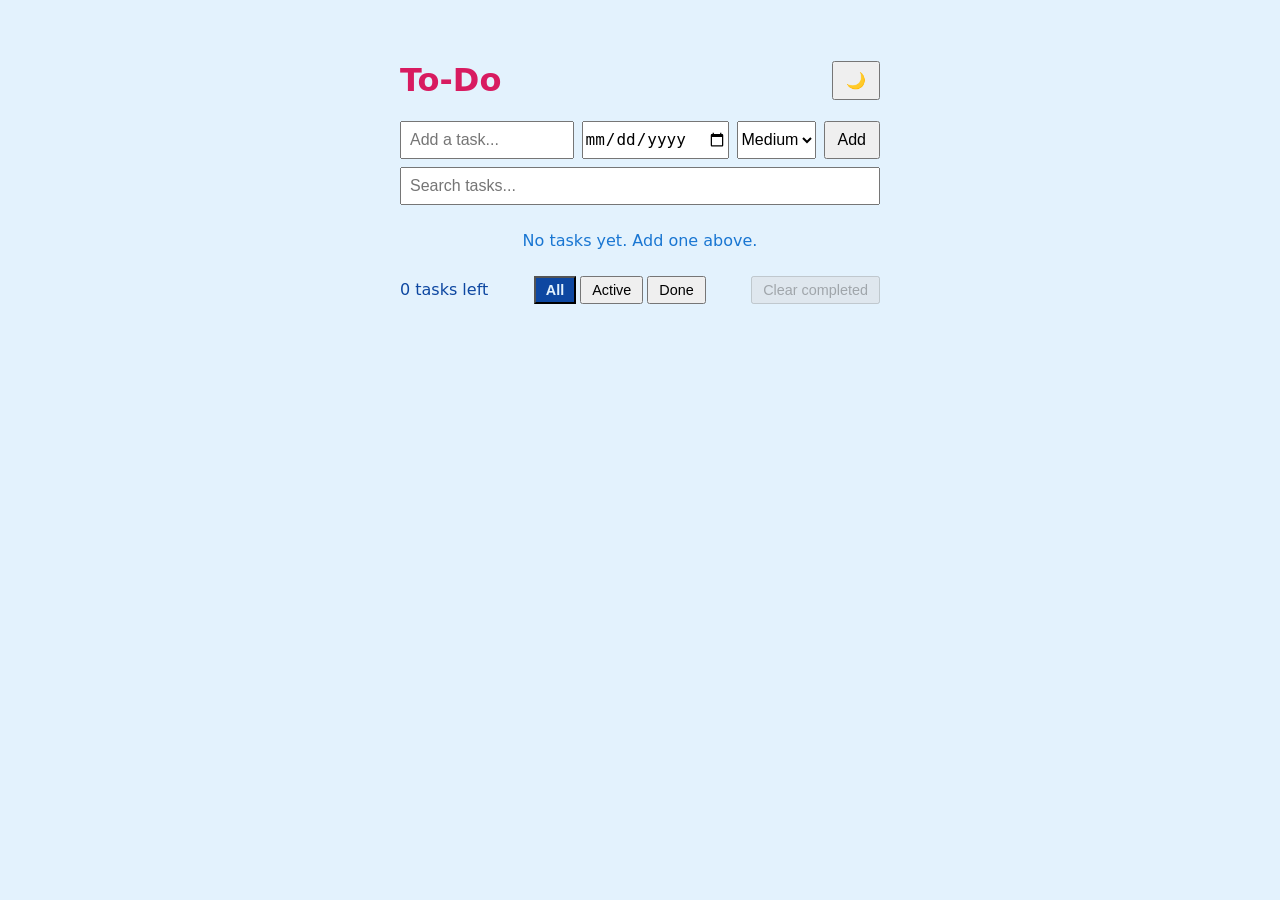
<file: index.html>
<!DOCTYPE html>
<html lang="en">
<head>
  <meta charset="UTF-8">
  <meta name="viewport" content="width=device-width, initial-scale=1">
  <title>To-Do</title>
  <link rel="stylesheet" href="style.css">
</head>
<body>
  <main>
    <header>
      <h1>To-Do</h1>
      <button id="theme-toggle" type="button" aria-label="Switch to dark mode" title="Switch to dark mode">🌙</button>
    </header>
    <form id="add-form">
      <input id="new-task" type="text" placeholder="Add a task..." autocomplete="off" aria-label="New task">
      <input id="new-due-date" type="date" aria-label="Due date">
      <select id="new-priority" aria-label="Priority">
        <option value="high">High</option>
        <option value="medium" selected>Medium</option>
        <option value="low">Low</option>
      </select>
      <button type="submit">Add</button>
    </form>
    <input id="search" type="search" placeholder="Search tasks..." autocomplete="off" aria-label="Search tasks">
    <ul id="task-list"></ul>
    <footer id="task-footer">
      <span id="counter"></span>
      <div id="filters" role="group" aria-label="Filter tasks">
        <button type="button" data-filter="all" aria-pressed="true">All</button>
        <button type="button" data-filter="active" aria-pressed="false">Active</button>
        <button type="button" data-filter="done" aria-pressed="false">Done</button>
      </div>
      <button id="clear-done" type="button">Clear completed</button>
    </footer>
  </main>
  <div id="undo-bar" hidden>
    <span id="undo-message"></span>
    <button id="undo-button" type="button">Undo</button>
  </div>
  <script src="app.js"></script>
</body>
</html>
</file>
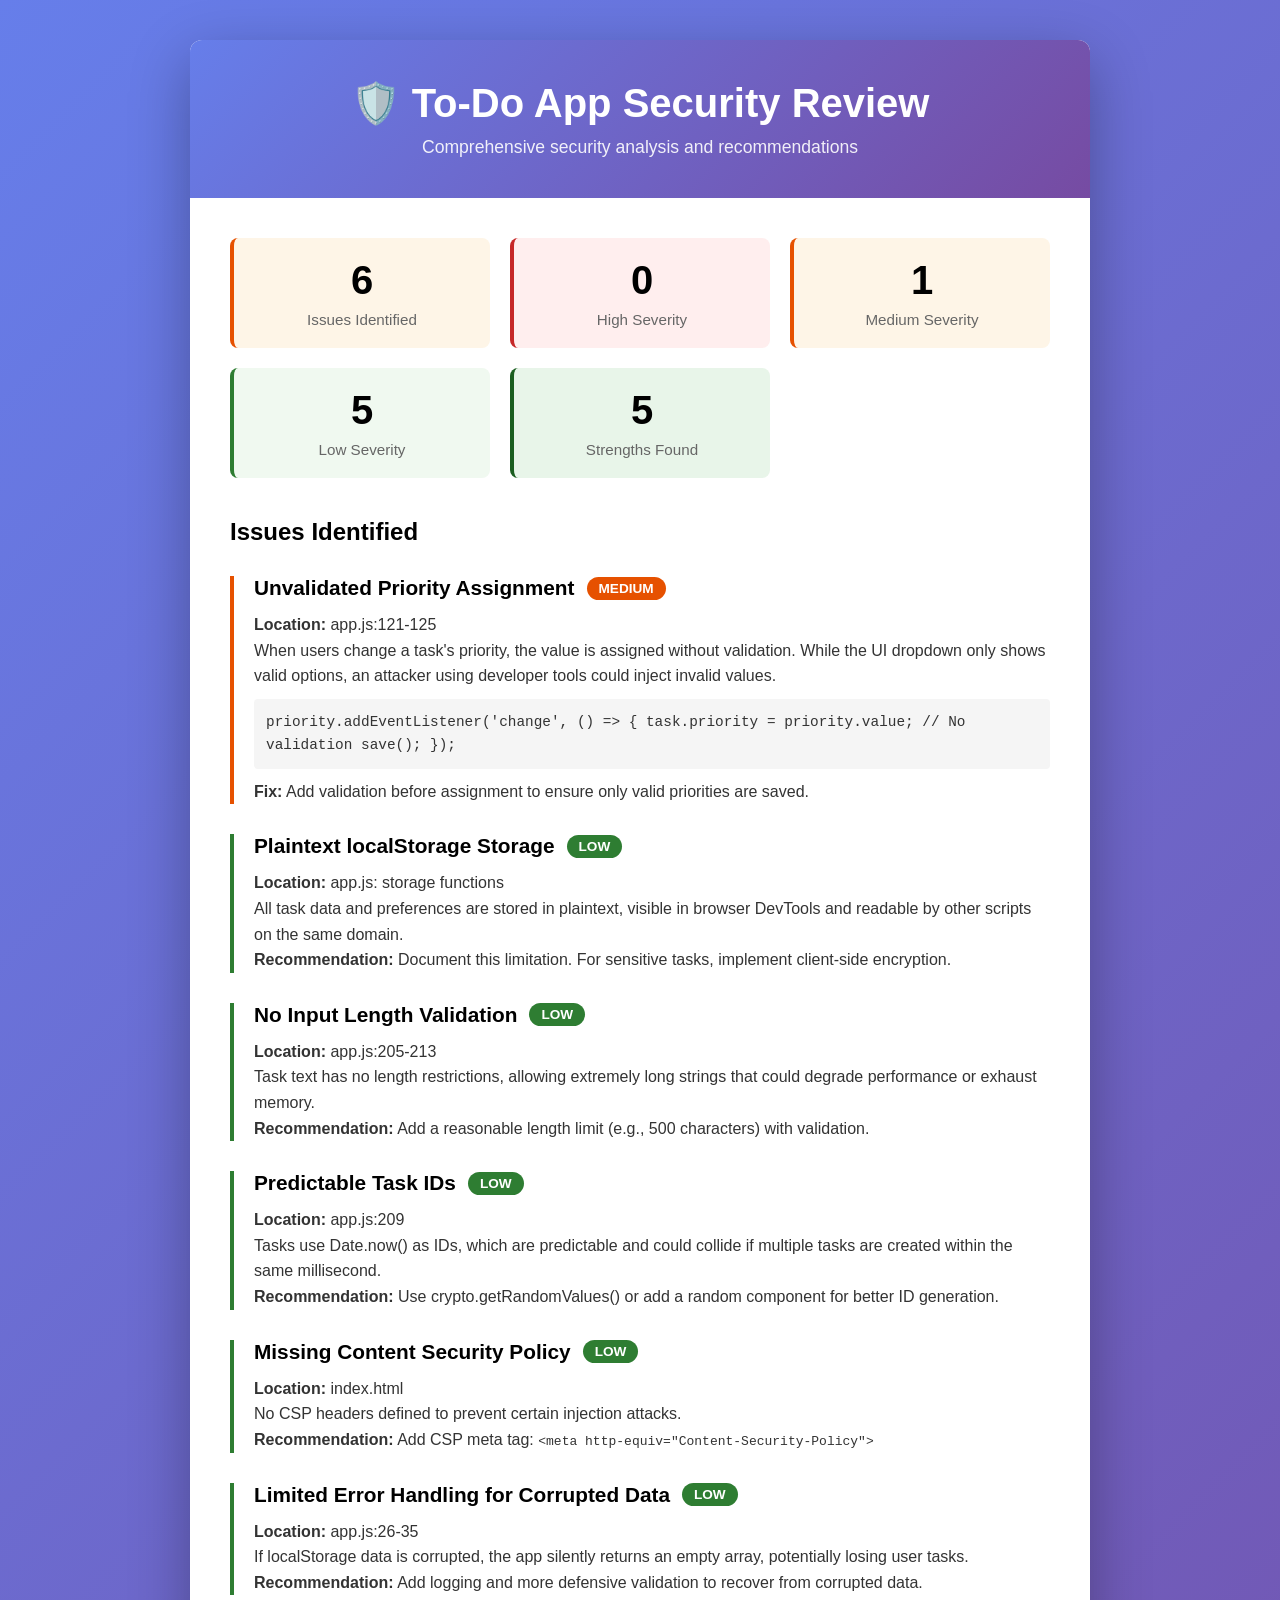
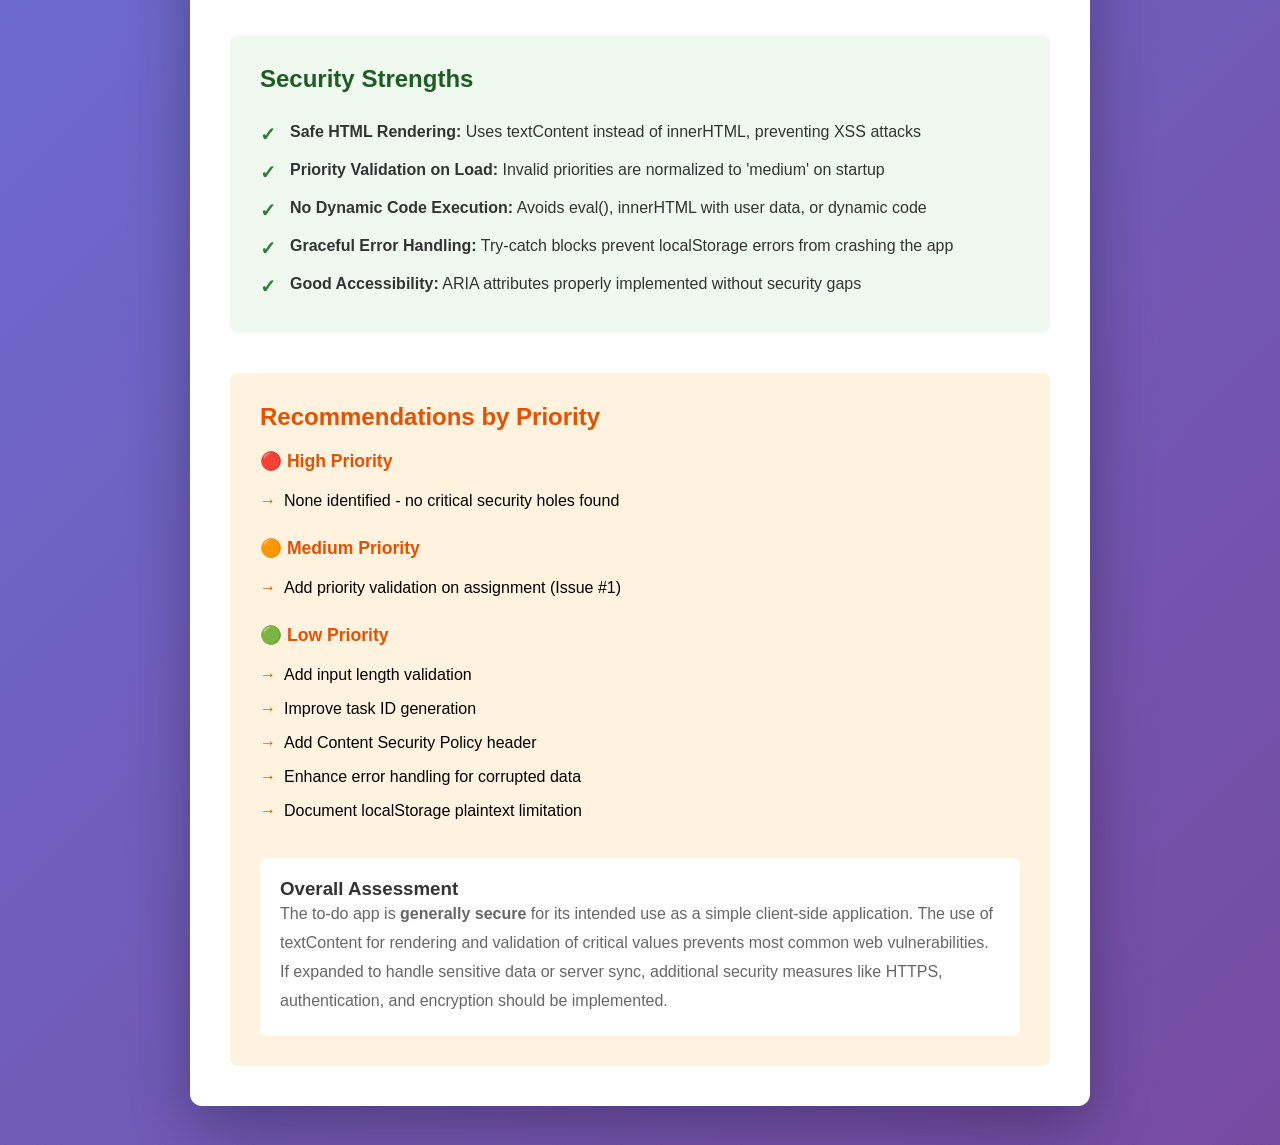
<file: security-summary.html>
<!DOCTYPE html>
<html lang="en">
<head>
  <meta charset="UTF-8">
  <meta name="viewport" content="width=device-width, initial-scale=1">
  <title>To-Do App Security Review</title>
  <style>
    * { margin: 0; padding: 0; box-sizing: border-box; }
    body {
      font-family: -apple-system, BlinkMacSystemFont, 'Segoe UI', Roboto, sans-serif;
      background: linear-gradient(135deg, #667eea 0%, #764ba2 100%);
      min-height: 100vh;
      padding: 40px 20px;
    }
    .container {
      max-width: 900px;
      margin: 0 auto;
      background: white;
      border-radius: 12px;
      box-shadow: 0 20px 60px rgba(0,0,0,0.3);
      overflow: hidden;
    }
    header {
      background: linear-gradient(135deg, #667eea 0%, #764ba2 100%);
      color: white;
      padding: 40px;
      text-align: center;
    }
    header h1 {
      font-size: 2.5em;
      margin-bottom: 10px;
    }
    header p {
      font-size: 1.1em;
      opacity: 0.9;
    }
    .content {
      padding: 40px;
    }
    .summary {
      display: grid;
      grid-template-columns: repeat(auto-fit, minmax(250px, 1fr));
      gap: 20px;
      margin-bottom: 40px;
    }
    .stat-card {
      padding: 20px;
      border-radius: 8px;
      text-align: center;
    }
    .stat-card.high {
      background: #fee;
      border-left: 4px solid #c62828;
    }
    .stat-card.medium {
      background: #fef5e7;
      border-left: 4px solid #e65100;
    }
    .stat-card.low {
      background: #f0f9f0;
      border-left: 4px solid #2e7d32;
    }
    .stat-card.good {
      background: #e8f5e9;
      border-left: 4px solid #1b5e20;
    }
    .stat-card h3 {
      font-size: 2.5em;
      margin-bottom: 8px;
    }
    .stat-card p {
      color: #666;
      font-size: 0.95em;
    }
    .issues {
      margin-bottom: 40px;
    }
    .issue {
      margin-bottom: 30px;
      border-left: 4px solid #e65100;
      padding-left: 20px;
    }
    .issue.high {
      border-left-color: #c62828;
    }
    .issue.low {
      border-left-color: #2e7d32;
    }
    .issue-header {
      display: flex;
      align-items: center;
      gap: 12px;
      margin-bottom: 8px;
    }
    .severity-badge {
      display: inline-block;
      padding: 4px 12px;
      border-radius: 20px;
      font-size: 0.85em;
      font-weight: bold;
    }
    .severity-badge.high {
      background: #c62828;
      color: white;
    }
    .severity-badge.medium {
      background: #e65100;
      color: white;
    }
    .severity-badge.low {
      background: #2e7d32;
      color: white;
    }
    .issue h3 {
      margin: 0;
      font-size: 1.3em;
    }
    .issue-content {
      color: #333;
      line-height: 1.6;
      margin: 12px 0;
    }
    .code-snippet {
      background: #f5f5f5;
      padding: 12px;
      border-radius: 4px;
      font-family: 'Courier New', monospace;
      font-size: 0.9em;
      overflow-x: auto;
      margin: 10px 0;
    }
    .strengths {
      background: #f0f9f0;
      padding: 30px;
      border-radius: 8px;
      margin-bottom: 40px;
    }
    .strengths h2 {
      color: #1b5e20;
      margin-bottom: 20px;
    }
    .strength-list {
      list-style: none;
    }
    .strength-list li {
      padding: 10px 0;
      padding-left: 30px;
      position: relative;
      color: #333;
    }
    .strength-list li:before {
      content: '✓';
      position: absolute;
      left: 0;
      color: #2e7d32;
      font-weight: bold;
      font-size: 1.2em;
    }
    .recommendations {
      background: #fff3e0;
      padding: 30px;
      border-radius: 8px;
    }
    .recommendations h2 {
      color: #e65100;
      margin-bottom: 20px;
    }
    .rec-section {
      margin-bottom: 20px;
    }
    .rec-section h3 {
      color: #e65100;
      font-size: 1.1em;
      margin-bottom: 12px;
    }
    .rec-list {
      list-style: none;
      padding-left: 0;
    }
    .rec-list li {
      padding: 8px 0;
      padding-left: 24px;
      position: relative;
    }
    .rec-list li:before {
      content: '→';
      position: absolute;
      left: 0;
      color: #e65100;
    }
  </style>
</head>
<body>
  <div class="container">
    <header>
      <h1>🛡️ To-Do App Security Review</h1>
      <p>Comprehensive security analysis and recommendations</p>
    </header>

    <div class="content">
      <div class="summary">
        <div class="stat-card medium">
          <h3>6</h3>
          <p>Issues Identified</p>
        </div>
        <div class="stat-card high">
          <h3>0</h3>
          <p>High Severity</p>
        </div>
        <div class="stat-card medium">
          <h3>1</h3>
          <p>Medium Severity</p>
        </div>
        <div class="stat-card low">
          <h3>5</h3>
          <p>Low Severity</p>
        </div>
        <div class="stat-card good">
          <h3>5</h3>
          <p>Strengths Found</p>
        </div>
      </div>

      <div class="issues">
        <h2 style="margin-bottom: 30px;">Issues Identified</h2>

        <div class="issue medium">
          <div class="issue-header">
            <h3>Unvalidated Priority Assignment</h3>
            <span class="severity-badge medium">MEDIUM</span>
          </div>
          <div class="issue-content">
            <p><strong>Location:</strong> app.js:121-125</p>
            <p>When users change a task's priority, the value is assigned without validation. While the UI dropdown only shows valid options, an attacker using developer tools could inject invalid values.</p>
            <div class="code-snippet">priority.addEventListener('change', () => {
  task.priority = priority.value;  // No validation
  save();
});</div>
            <p><strong>Fix:</strong> Add validation before assignment to ensure only valid priorities are saved.</p>
          </div>
        </div>

        <div class="issue low">
          <div class="issue-header">
            <h3>Plaintext localStorage Storage</h3>
            <span class="severity-badge low">LOW</span>
          </div>
          <div class="issue-content">
            <p><strong>Location:</strong> app.js: storage functions</p>
            <p>All task data and preferences are stored in plaintext, visible in browser DevTools and readable by other scripts on the same domain.</p>
            <p><strong>Recommendation:</strong> Document this limitation. For sensitive tasks, implement client-side encryption.</p>
          </div>
        </div>

        <div class="issue low">
          <div class="issue-header">
            <h3>No Input Length Validation</h3>
            <span class="severity-badge low">LOW</span>
          </div>
          <div class="issue-content">
            <p><strong>Location:</strong> app.js:205-213</p>
            <p>Task text has no length restrictions, allowing extremely long strings that could degrade performance or exhaust memory.</p>
            <p><strong>Recommendation:</strong> Add a reasonable length limit (e.g., 500 characters) with validation.</p>
          </div>
        </div>

        <div class="issue low">
          <div class="issue-header">
            <h3>Predictable Task IDs</h3>
            <span class="severity-badge low">LOW</span>
          </div>
          <div class="issue-content">
            <p><strong>Location:</strong> app.js:209</p>
            <p>Tasks use Date.now() as IDs, which are predictable and could collide if multiple tasks are created within the same millisecond.</p>
            <p><strong>Recommendation:</strong> Use crypto.getRandomValues() or add a random component for better ID generation.</p>
          </div>
        </div>

        <div class="issue low">
          <div class="issue-header">
            <h3>Missing Content Security Policy</h3>
            <span class="severity-badge low">LOW</span>
          </div>
          <div class="issue-content">
            <p><strong>Location:</strong> index.html</p>
            <p>No CSP headers defined to prevent certain injection attacks.</p>
            <p><strong>Recommendation:</strong> Add CSP meta tag: <code>&lt;meta http-equiv="Content-Security-Policy"&gt;</code></p>
          </div>
        </div>

        <div class="issue low">
          <div class="issue-header">
            <h3>Limited Error Handling for Corrupted Data</h3>
            <span class="severity-badge low">LOW</span>
          </div>
          <div class="issue-content">
            <p><strong>Location:</strong> app.js:26-35</p>
            <p>If localStorage data is corrupted, the app silently returns an empty array, potentially losing user tasks.</p>
            <p><strong>Recommendation:</strong> Add logging and more defensive validation to recover from corrupted data.</p>
          </div>
        </div>
      </div>

      <div class="strengths">
        <h2>Security Strengths</h2>
        <ul class="strength-list">
          <li><strong>Safe HTML Rendering:</strong> Uses textContent instead of innerHTML, preventing XSS attacks</li>
          <li><strong>Priority Validation on Load:</strong> Invalid priorities are normalized to 'medium' on startup</li>
          <li><strong>No Dynamic Code Execution:</strong> Avoids eval(), innerHTML with user data, or dynamic code</li>
          <li><strong>Graceful Error Handling:</strong> Try-catch blocks prevent localStorage errors from crashing the app</li>
          <li><strong>Good Accessibility:</strong> ARIA attributes properly implemented without security gaps</li>
        </ul>
      </div>

      <div class="recommendations">
        <h2>Recommendations by Priority</h2>

        <div class="rec-section">
          <h3>🔴 High Priority</h3>
          <ul class="rec-list">
            <li>None identified - no critical security holes found</li>
          </ul>
        </div>

        <div class="rec-section">
          <h3>🟠 Medium Priority</h3>
          <ul class="rec-list">
            <li>Add priority validation on assignment (Issue #1)</li>
          </ul>
        </div>

        <div class="rec-section">
          <h3>🟢 Low Priority</h3>
          <ul class="rec-list">
            <li>Add input length validation</li>
            <li>Improve task ID generation</li>
            <li>Add Content Security Policy header</li>
            <li>Enhance error handling for corrupted data</li>
            <li>Document localStorage plaintext limitation</li>
          </ul>
        </div>

        <div style="margin-top: 30px; padding: 20px; background: white; border-radius: 8px;">
          <h3 style="color: #333;">Overall Assessment</h3>
          <p style="color: #666; line-height: 1.8;">The to-do app is <strong>generally secure</strong> for its intended use as a simple client-side application. The use of textContent for rendering and validation of critical values prevents most common web vulnerabilities. If expanded to handle sensitive data or server sync, additional security measures like HTTPS, authentication, and encryption should be implemented.</p>
        </div>
      </div>
    </div>
  </div>
</body>
</html>
</file>
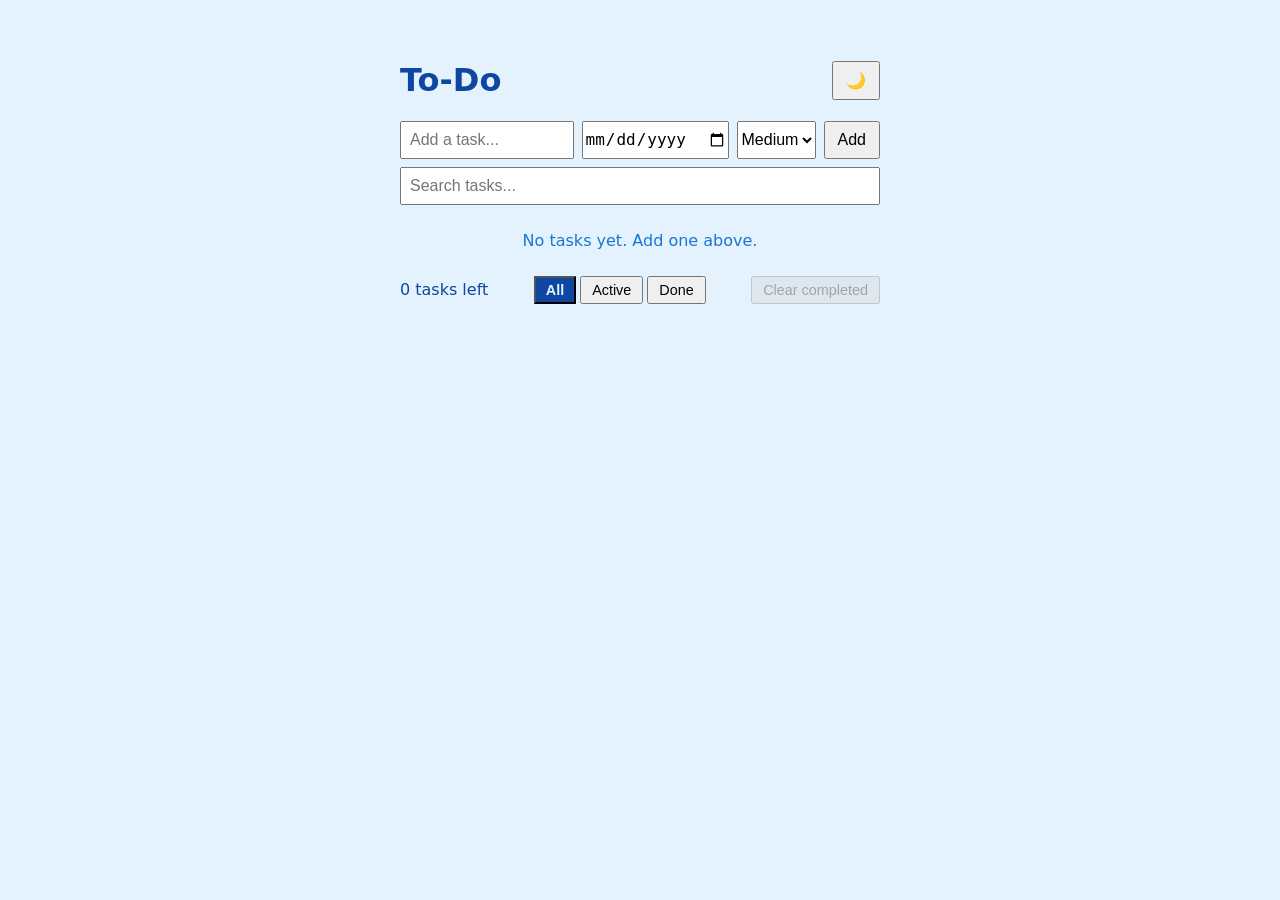
<file: test.html>
<!DOCTYPE html>
<html lang="en">
<head>
  <meta charset="UTF-8">
  <meta name="viewport" content="width=device-width, initial-scale=1">
  <title>To-Do</title>
  <style>
:root {
  --bg: #e3f2fd;
  --text: #0d47a1;
  --card: #fff;
  --muted: #1976d2;
  /* priority colors are the same in both themes; white text is readable on all three */
  --high: #c62828;
  --medium: #e65100;
  --low: #2e7d32;
}

:root[data-theme="dark"] {
  --bg: #0d1b2a;
  --text: #64b5f6;
  --card: #1a237e;
  --muted: #90caf9;
  color-scheme: dark;
}

body {
  margin: 0;
  font-family: system-ui, sans-serif;
  background: var(--bg);
  color: var(--text);
  transition: background-color 0.3s ease, color 0.3s ease;
}

main {
  max-width: 480px;
  margin: 40px auto;
  padding: 0 16px;
}

header {
  display: flex;
  align-items: center;
  justify-content: space-between;
}

#add-form {
  display: flex;
  gap: 8px;
  flex-wrap: wrap;
}

#new-task {
  flex: 1;
  min-width: 0;
  padding: 8px;
  font-size: 1rem;
}

select {
  font-size: 1rem;
}

button {
  padding: 8px 12px;
  font-size: 1rem;
  cursor: pointer;
}

#task-list {
  list-style: none;
  padding: 0;
}

#task-list li {
  --p: var(--medium);
  display: flex;
  align-items: center;
  gap: 8px;
  padding: 10px 8px;
  margin-top: 8px;
  background: color-mix(in srgb, var(--p) 18%, var(--card));
  border-radius: 4px;
  border-left: 10px solid var(--p);
  animation: slideIn 0.3s ease-out;
  transition: background-color 0.2s ease, opacity 0.2s ease, transform 0.2s ease;
}

@keyframes slideIn {
  from {
    opacity: 0;
    transform: translateX(-10px);
  }
  to {
    opacity: 1;
    transform: translateX(0);
  }
}

#task-list li.priority-high { --p: var(--high); }
#task-list li.priority-medium { --p: var(--medium); }
#task-list li.priority-low { --p: var(--low); }

#task-list li span {
  flex: 1;
  word-break: break-word;
  transition: color 0.2s ease, text-decoration 0.2s ease;
}

#task-list li.done span {
  text-decoration: line-through;
  color: var(--muted);
}

#task-list li input[type="checkbox"] {
  cursor: pointer;
  transition: transform 0.2s ease;
  accent-color: var(--p);
}

#task-list li input[type="checkbox"]:checked {
  animation: checkPop 0.4s cubic-bezier(0.34, 1.56, 0.64, 1);
}

@keyframes checkPop {
  0% {
    transform: scale(1);
  }
  50% {
    transform: scale(1.3);
  }
  100% {
    transform: scale(1);
  }
}

/* priority dropdown styled as a solid colored pill */
#task-list li select {
  background: var(--p);
  color: #fff;
  font-size: 0.85rem;
  font-weight: bold;
  border: none;
  border-radius: 999px;
  padding: 4px 8px;
  cursor: pointer;
}

#task-list li select option {
  background: var(--card);
  color: var(--text);
}

#search {
  display: block;
  box-sizing: border-box;
  width: 100%;
  margin-top: 8px;
  padding: 8px;
  font-size: 1rem;
}

.edit-input {
  flex: 1;
  min-width: 0;
  padding: 4px;
  font-size: 1rem;
}

#task-list li.empty {
  display: block;
  text-align: center;
  color: var(--muted);
  background: transparent;
  border-left: none;
}

#task-footer {
  display: flex;
  flex-wrap: wrap;
  align-items: center;
  justify-content: space-between;
  gap: 8px;
  margin-top: 8px;
}

#filters {
  display: flex;
  gap: 4px;
}

#filters button,
#clear-done {
  padding: 4px 10px;
  font-size: 0.9rem;
}

#filters button[aria-pressed="true"] {
  font-weight: bold;
  background: var(--text);
  color: var(--bg);
}

#clear-done:disabled {
  cursor: default;
}

#undo-bar {
  position: fixed;
  left: 50%;
  bottom: 20px;
  transform: translateX(-50%);
  display: flex;
  align-items: center;
  gap: 12px;
  padding: 10px 16px;
  background: var(--text);
  color: var(--bg);
  border-radius: 6px;
  box-shadow: 0 2px 8px rgba(0, 0, 0, 0.3);
  animation: slideUp 0.3s ease-out;
}

@keyframes slideUp {
  from {
    opacity: 0;
    transform: translateX(-50%) translateY(20px);
  }
  to {
    opacity: 1;
    transform: translateX(-50%) translateY(0);
  }
}

#undo-bar[hidden] {
  display: none;
}

/* Due date styling */
#new-due-date {
  font-size: 1rem;
}

.task-meta {
  display: flex;
  gap: 8px;
  align-items: center;
  flex-wrap: wrap;
  font-size: 0.85rem;
}

.due-date {
  padding: 2px 8px;
  border-radius: 4px;
  background: rgba(0, 0, 0, 0.1);
  font-size: 0.8rem;
  transition: background-color 0.2s ease;
}

.due-date.overdue {
  background: color-mix(in srgb, #c62828 30%, var(--card));
  color: #c62828;
  font-weight: bold;
}

.due-date.today {
  background: color-mix(in srgb, #e65100 30%, var(--card));
  color: #e65100;
  font-weight: bold;
}

.due-date.upcoming {
  background: color-mix(in srgb, #2e7d32 30%, var(--card));
  color: #2e7d32;
}
  </style>
</head>
<body>
  <main>
    <header>
      <h1>To-Do</h1>
      <button id="theme-toggle" type="button" aria-label="Switch to dark mode" title="Switch to dark mode">🌙</button>
    </header>
    <form id="add-form">
      <input id="new-task" type="text" placeholder="Add a task..." autocomplete="off" aria-label="New task">
      <input id="new-due-date" type="date" aria-label="Due date">
      <select id="new-priority" aria-label="Priority">
        <option value="high">High</option>
        <option value="medium" selected>Medium</option>
        <option value="low">Low</option>
      </select>
      <button type="submit">Add</button>
    </form>
    <input id="search" type="search" placeholder="Search tasks..." autocomplete="off" aria-label="Search tasks">
    <ul id="task-list"></ul>
    <footer id="task-footer">
      <span id="counter"></span>
      <div id="filters" role="group" aria-label="Filter tasks">
        <button type="button" data-filter="all" aria-pressed="true">All</button>
        <button type="button" data-filter="active" aria-pressed="false">Active</button>
        <button type="button" data-filter="done" aria-pressed="false">Done</button>
      </div>
      <button id="clear-done" type="button">Clear completed</button>
    </footer>
  </main>
  <div id="undo-bar" hidden>
    <span id="undo-message"></span>
    <button id="undo-button" type="button">Undo</button>
  </div>
  <script>
const STORAGE_KEY = 'todo-tasks';
const THEME_KEY = 'todo-theme';
const PRIORITIES = ['high', 'medium', 'low'];
const UNDO_MS = 6000;

const form = document.getElementById('add-form');
const input = document.getElementById('new-task');
const dueDateInput = document.getElementById('new-due-date');
const prioritySelect = document.getElementById('new-priority');
const searchInput = document.getElementById('search');
const list = document.getElementById('task-list');
const counter = document.getElementById('counter');
const filterButtons = document.querySelectorAll('#filters button');
const clearDoneButton = document.getElementById('clear-done');
const undoBar = document.getElementById('undo-bar');
const undoMessage = document.getElementById('undo-message');
const undoButton = document.getElementById('undo-button');
const themeToggle = document.getElementById('theme-toggle');

let tasks = load();
let filter = 'all';
let query = '';
let editingId = null;
let removed = [];
let undoTimer = null;

function load() {
  try {
    const data = JSON.parse(localStorage.getItem(STORAGE_KEY));
    if (!Array.isArray(data)) return [];
    return data.map(t => ({
      ...t,
      priority: PRIORITIES.includes(t.priority) ? t.priority : 'medium',
      dueDate: t.dueDate || null
    }));
  } catch {
    return [];
  }
}

function save() {
  try {
    localStorage.setItem(STORAGE_KEY, JSON.stringify(tasks));
  } catch {
  }
}

function getDueDateStatus(dueDate) {
  if (!dueDate) return 'none';
  const today = new Date();
  today.setHours(0, 0, 0, 0);
  const due = new Date(dueDate);
  due.setHours(0, 0, 0, 0);
  const diffMs = due - today;
  const diffDays = Math.floor(diffMs / (1000 * 60 * 60 * 24));
  if (diffDays < 0) return 'overdue';
  if (diffDays === 0) return 'today';
  if (diffDays <= 7) return 'upcoming';
  return 'later';
}

function visibleTasks() {
  const q = query.trim().toLowerCase();
  return tasks
    .filter(t => filter === 'all' || (filter === 'done') === t.done)
    .filter(t => t.text.toLowerCase().includes(q))
    .sort((a, b) => {
      const aStatus = getDueDateStatus(a.dueDate);
      const bStatus = getDueDateStatus(b.dueDate);
      const dueDateOrder = { 'overdue': 0, 'today': 1, 'upcoming': 2, 'later': 3, 'none': 4 };
      const statusDiff = dueDateOrder[aStatus] - dueDateOrder[bStatus];
      if (statusDiff !== 0) return statusDiff;
      const priorityDiff = PRIORITIES.indexOf(a.priority) - PRIORITIES.indexOf(b.priority);
      if (priorityDiff !== 0) return priorityDiff;
      return 0;
    });
}

function formatDueDate(dueDate) {
  if (!dueDate) return '';
  const date = new Date(dueDate);
  const options = { month: 'short', day: 'numeric' };
  return date.toLocaleDateString('en-US', options);
}

function makeDueDateBadge(task) {
  if (!task.dueDate) return null;
  const badge = document.createElement('span');
  badge.className = 'due-date';
  const status = getDueDateStatus(task.dueDate);
  badge.classList.add(status);
  badge.textContent = formatDueDate(task.dueDate);
  badge.title = status.charAt(0).toUpperCase() + status.slice(1);
  return badge;
}

function makeTextCell(task) {
  if (task.id !== editingId) {
    const text = document.createElement('span');
    text.textContent = task.text;
    text.title = 'Double-click to edit';
    text.addEventListener('dblclick', () => {
      editingId = task.id;
      render();
    });
    return text;
  }

  const edit = document.createElement('input');
  edit.type = 'text';
  edit.className = 'edit-input';
  edit.value = task.text;
  edit.setAttribute('aria-label', 'Edit task');
  let finished = false;
  const finish = commit => {
    if (finished) return;
    finished = true;
    const value = edit.value.trim();
    if (commit && value) {
      task.text = value;
      save();
    }
    editingId = null;
    render();
  };
  edit.addEventListener('keydown', e => {
    if (e.key === 'Enter') finish(true);
    else if (e.key === 'Escape') finish(false);
  });
  edit.addEventListener('blur', () => finish(true));
  return edit;
}

function render() {
  list.innerHTML = '';
  const shown = visibleTasks();

  for (const task of shown) {
    const li = document.createElement('li');
    li.classList.add('priority-' + task.priority);
    if (task.done) li.classList.add('done');

    const checkbox = document.createElement('input');
    checkbox.type = 'checkbox';
    checkbox.checked = task.done;
    checkbox.setAttribute('aria-label', 'Mark done');
    checkbox.addEventListener('change', () => {
      task.done = checkbox.checked;
      save();
      render();
    });

    const text = makeTextCell(task);
    const dueDateBadge = makeDueDateBadge(task);

    const priority = document.createElement('select');
    priority.setAttribute('aria-label', 'Priority');
    for (const p of PRIORITIES) {
      const option = document.createElement('option');
      option.value = p;
      option.textContent = p[0].toUpperCase() + p.slice(1);
      option.selected = p === task.priority;
      priority.appendChild(option);
    }
    priority.addEventListener('change', () => {
      if (PRIORITIES.includes(priority.value)) {
        task.priority = priority.value;
        save();
        render();
      }
    });

    const meta = document.createElement('div');
    meta.className = 'task-meta';
    if (dueDateBadge) meta.appendChild(dueDateBadge);
    meta.appendChild(priority);

    const del = document.createElement('button');
    del.textContent = 'Delete';
    del.addEventListener('click', () => removeTasks([task], 'Task deleted'));

    li.append(checkbox, text, meta, del);
    list.appendChild(li);
  }

  if (shown.length === 0) {
    const empty = document.createElement('li');
    empty.className = 'empty';
    empty.textContent = tasks.length === 0 ? 'No tasks yet. Add one above.' : 'No matching tasks.';
    list.appendChild(empty);
  }

  const left = tasks.filter(t => !t.done).length;
  counter.textContent = left + (left === 1 ? ' task left' : ' tasks left');
  clearDoneButton.disabled = !tasks.some(t => t.done);
  for (const b of filterButtons) {
    b.setAttribute('aria-pressed', String(b.dataset.filter === filter));
  }

  const editor = list.querySelector('.edit-input');
  if (editor) {
    editor.focus();
    editor.select();
  }
}

function removeTasks(toRemove, message) {
  removed = toRemove.map(task => ({ task, index: tasks.indexOf(task) }));
  tasks = tasks.filter(t => !toRemove.includes(t));
  save();
  render();
  showUndo(message);
}

function showUndo(message) {
  undoMessage.textContent = message;
  undoBar.hidden = false;
  clearTimeout(undoTimer);
  undoTimer = setTimeout(hideUndo, UNDO_MS);
}

function hideUndo() {
  undoBar.hidden = true;
  removed = [];
  clearTimeout(undoTimer);
}

undoButton.addEventListener('click', () => {
  for (const { task, index } of [...removed].sort((a, b) => a.index - b.index)) {
    tasks.splice(index, 0, task);
  }
  hideUndo();
  save();
  render();
});

clearDoneButton.addEventListener('click', () => {
  const done = tasks.filter(t => t.done);
  if (done.length) removeTasks(done, done.length === 1 ? '1 completed task cleared' : done.length + ' completed tasks cleared');
});

for (const b of filterButtons) {
  b.addEventListener('click', () => {
    filter = b.dataset.filter;
    render();
  });
}

searchInput.addEventListener('input', () => {
  query = searchInput.value;
  render();
});

form.addEventListener('submit', e => {
  e.preventDefault();
  const text = input.value.trim();
  if (!text) return;
  tasks.push({
    id: Date.now(),
    text,
    done: false,
    priority: prioritySelect.value,
    dueDate: dueDateInput.value || null
  });
  input.value = '';
  dueDateInput.value = '';
  save();
  render();
});

// Keyboard shortcuts
document.addEventListener('keydown', e => {
  // Cmd/Ctrl+K to focus search
  if ((e.ctrlKey || e.metaKey) && e.key.toLowerCase() === 'k') {
    e.preventDefault();
    searchInput.focus();
    searchInput.select();
    return;
  }

  // Only handle shortcuts if not editing
  if (editingId !== null) return;

  // 1, 2, 3 to change priority of first visible task
  if (e.key === '1' || e.key === '2' || e.key === '3') {
    const priorities = ['high', 'medium', 'low'];
    const idx = parseInt(e.key) - 1;
    const shown = visibleTasks();
    if (shown.length > 0) {
      shown[0].priority = priorities[idx];
      save();
      render();
    }
    return;
  }

  // Cmd/Ctrl+Enter to add task
  if ((e.ctrlKey || e.metaKey) && e.key === 'Enter') {
    if (input === document.activeElement && input.value.trim()) {
      form.dispatchEvent(new Event('submit'));
    }
    return;
  }

  // Escape to focus task input
  if (e.key === 'Escape') {
    if (document.activeElement !== input) {
      input.focus();
    }
  }
});

// Dark mode
function loadTheme() {
  try {
    const saved = localStorage.getItem(THEME_KEY);
    if (saved) return saved;
  } catch {
  }
  return window.matchMedia('(prefers-color-scheme: dark)').matches ? 'dark' : 'light';
}

function applyTheme(theme) {
  document.documentElement.dataset.theme = theme;
  const label = theme === 'dark' ? 'Switch to light mode' : 'Switch to dark mode';
  themeToggle.textContent = theme === 'dark' ? '☀️' : '🌙';
  themeToggle.setAttribute('aria-label', label);
  themeToggle.title = label;
}

themeToggle.addEventListener('click', () => {
  const next = document.documentElement.dataset.theme === 'dark' ? 'light' : 'dark';
  applyTheme(next);
  try {
    localStorage.setItem(THEME_KEY, next);
  } catch {
  }
});

applyTheme(loadTheme());
render();
  </script>
</body>
</html>
</file>
<file: style.css>
:root {
  --bg: #e3f2fd;
  --text: #0d47a1;
  --card: #fff;
  --muted: #1976d2;
  /* priority colors are the same in both themes; white text is readable on all three */
  --high: #c62828;
  --medium: #e65100;
  --low: #2e7d32;
}

:root[data-theme="dark"] {
  --bg: #0d1b2a;
  --text: #64b5f6;
  --card: #1a237e;
  --muted: #90caf9;
  color-scheme: dark;
}

body {
  margin: 0;
  font-family: system-ui, sans-serif;
  background: var(--bg);
  color: var(--text);
  transition: background-color 0.3s ease, color 0.3s ease;
}

main {
  max-width: 480px;
  margin: 40px auto;
  padding: 0 16px;
}

header {
  display: flex;
  align-items: center;
  justify-content: space-between;
}

h1 {
  color: #d81b60;
}

/* a lighter pink stays readable on the dark navy background */
:root[data-theme="dark"] h1 {
  color: #f48fb1;
}

#add-form {
  display: flex;
  gap: 8px;
}

#new-task {
  flex: 1;
  min-width: 0;
  padding: 8px;
  font-size: 1rem;
}

select {
  font-size: 1rem;
}

button {
  padding: 8px 12px;
  font-size: 1rem;
  cursor: pointer;
}

#task-list {
  list-style: none;
  padding: 0;
}

#task-list li {
  --p: var(--medium);
  display: flex;
  align-items: center;
  gap: 8px;
  padding: 10px 8px;
  margin-top: 8px;
  background: color-mix(in srgb, var(--p) 18%, var(--card));
  border-radius: 4px;
  border-left: 10px solid var(--p);
  animation: slideIn 0.3s ease-out;
  transition: background-color 0.2s ease, opacity 0.2s ease, transform 0.2s ease;
}

@keyframes slideIn {
  from {
    opacity: 0;
    transform: translateX(-10px);
  }
  to {
    opacity: 1;
    transform: translateX(0);
  }
}

#task-list li.priority-high { --p: var(--high); }
#task-list li.priority-medium { --p: var(--medium); }
#task-list li.priority-low { --p: var(--low); }

#task-list li span {
  flex: 1;
  word-break: break-word;
  transition: color 0.2s ease, text-decoration 0.2s ease;
}

#task-list li.done span {
  text-decoration: line-through;
  color: var(--muted);
}

#task-list li input[type="checkbox"] {
  cursor: pointer;
  transition: transform 0.2s ease;
  accent-color: var(--p);
}

#task-list li input[type="checkbox"]:checked {
  animation: checkPop 0.4s cubic-bezier(0.34, 1.56, 0.64, 1);
}

@keyframes checkPop {
  0% {
    transform: scale(1);
  }
  50% {
    transform: scale(1.3);
  }
  100% {
    transform: scale(1);
  }
}

/* priority dropdown styled as a solid colored pill */
#task-list li select {
  background: var(--p);
  color: #fff;
  font-size: 0.85rem;
  font-weight: bold;
  border: none;
  border-radius: 999px;
  padding: 4px 8px;
  cursor: pointer;
}

#task-list li select option {
  background: var(--card);
  color: var(--text);
}

#search {
  display: block;
  box-sizing: border-box;
  width: 100%;
  margin-top: 8px;
  padding: 8px;
  font-size: 1rem;
}

.edit-input {
  flex: 1;
  min-width: 0;
  padding: 4px;
  font-size: 1rem;
}

#task-list li.empty {
  display: block;
  text-align: center;
  color: var(--muted);
  background: transparent;
  border-left: none;
}

#task-footer {
  display: flex;
  flex-wrap: wrap;
  align-items: center;
  justify-content: space-between;
  gap: 8px;
  margin-top: 8px;
}

#filters {
  display: flex;
  gap: 4px;
}

#filters button,
#clear-done {
  padding: 4px 10px;
  font-size: 0.9rem;
}

#filters button[aria-pressed="true"] {
  font-weight: bold;
  background: var(--text);
  color: var(--bg);
}

#clear-done:disabled {
  cursor: default;
}

#undo-bar {
  position: fixed;
  left: 50%;
  bottom: 20px;
  transform: translateX(-50%);
  display: flex;
  align-items: center;
  gap: 12px;
  padding: 10px 16px;
  background: var(--text);
  color: var(--bg);
  border-radius: 6px;
  box-shadow: 0 2px 8px rgba(0, 0, 0, 0.3);
  animation: slideUp 0.3s ease-out;
}

@keyframes slideUp {
  from {
    opacity: 0;
    transform: translateX(-50%) translateY(20px);
  }
  to {
    opacity: 1;
    transform: translateX(-50%) translateY(0);
  }
}

#undo-bar[hidden] {
  display: none;
}

/* Due date styling */
#new-due-date {
  font-size: 1rem;
}

.task-meta {
  display: flex;
  gap: 8px;
  align-items: center;
  flex-wrap: wrap;
  font-size: 0.85rem;
}

.due-date {
  padding: 2px 8px;
  border-radius: 4px;
  background: rgba(0, 0, 0, 0.1);
  font-size: 0.8rem;
  transition: background-color 0.2s ease;
}

.due-date.overdue {
  background: color-mix(in srgb, #c62828 30%, var(--card));
  color: #c62828;
  font-weight: bold;
}

.due-date.today {
  background: color-mix(in srgb, #e65100 30%, var(--card));
  color: #e65100;
  font-weight: bold;
}

.due-date.upcoming {
  background: color-mix(in srgb, #2e7d32 30%, var(--card));
  color: #2e7d32;
}
</file>
